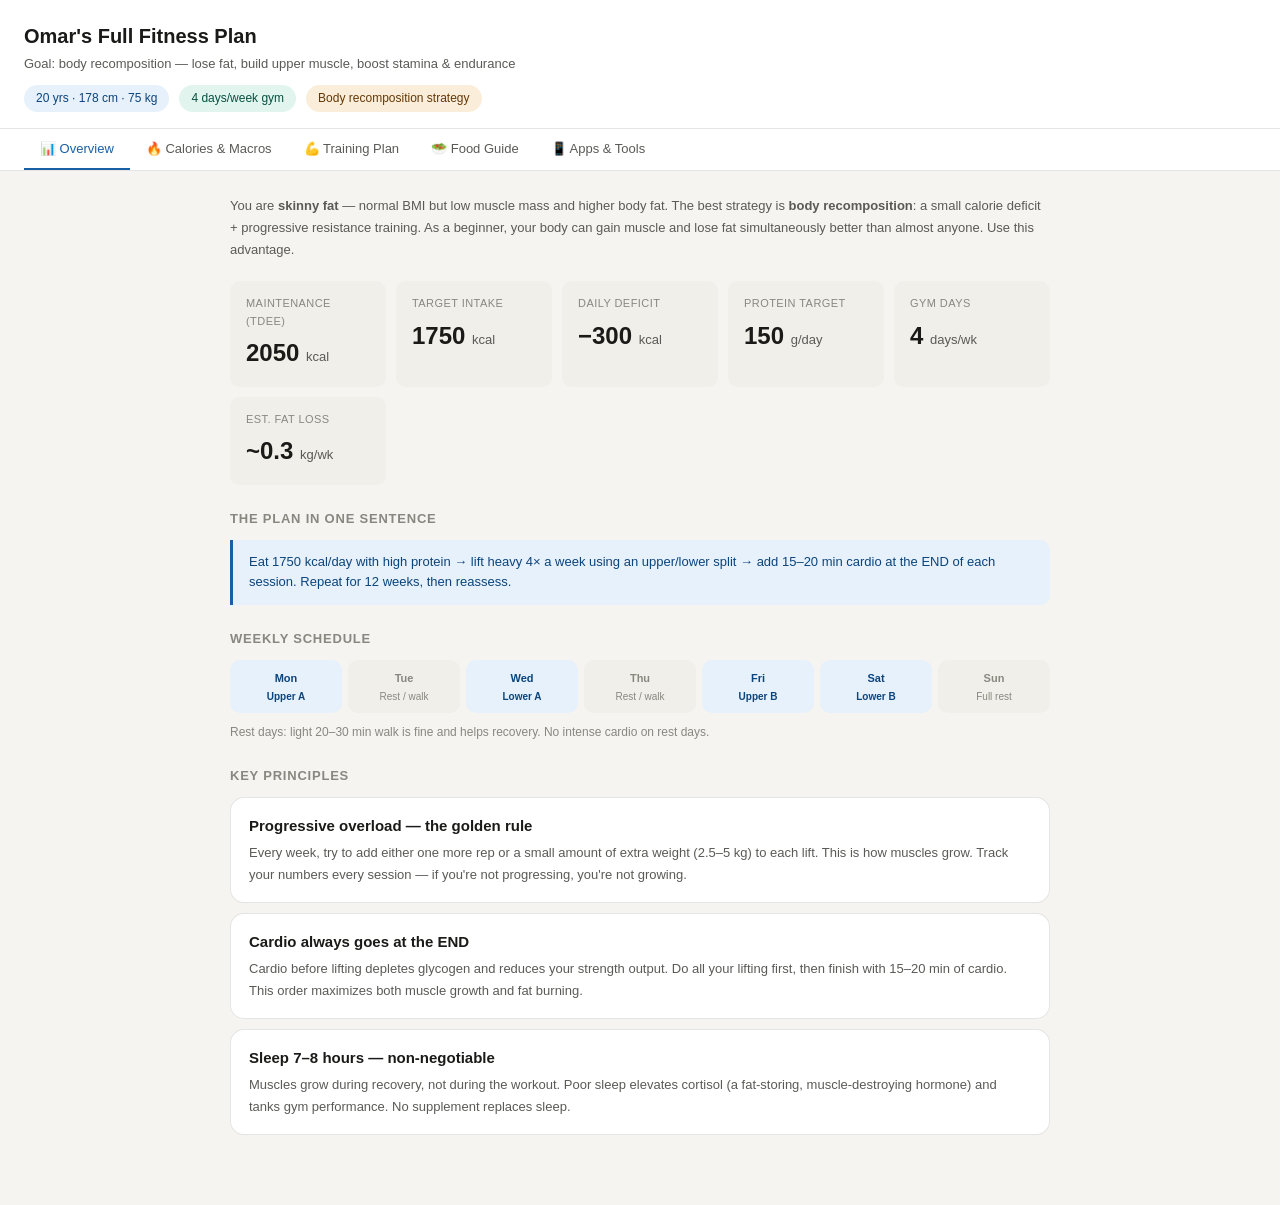
<file: omar_fitness_plan.html>
<!DOCTYPE html>
<html lang="en">
<head>
<meta charset="UTF-8">
<meta name="viewport" content="width=device-width, initial-scale=1.0">
<title>Omar's Full Fitness Plan</title>
<style>
  *, *::before, *::after { box-sizing: border-box; margin: 0; padding: 0; }

  :root {
    --bg: #f5f4f0;
    --surface: #ffffff;
    --surface2: #f0efe9;
    --border: rgba(0,0,0,0.1);
    --border2: rgba(0,0,0,0.18);
    --text: #1a1a18;
    --text2: #5a5a56;
    --text3: #888880;
    --blue: #185FA5;
    --blue-bg: #E6F1FB;
    --blue-text: #0C447C;
    --green: #0F6E56;
    --green-bg: #E1F5EE;
    --green-text: #085041;
    --amber: #BA7517;
    --amber-bg: #FAEEDA;
    --amber-text: #633806;
    --red: #A32D2D;
    --red-bg: #FCEBEB;
    --red-text: #791F1F;
    --radius: 10px;
    --radius-lg: 14px;
  }

  @media (prefers-color-scheme: dark) {
    :root {
      --bg: #1a1a18;
      --surface: #242420;
      --surface2: #2c2c28;
      --border: rgba(255,255,255,0.1);
      --border2: rgba(255,255,255,0.18);
      --text: #e8e6de;
      --text2: #a8a69e;
      --text3: #6a6860;
      --blue-bg: #0C2A4A;
      --blue-text: #85B7EB;
      --green-bg: #042C20;
      --green-text: #5DCAA5;
      --amber-bg: #3A2000;
      --amber-text: #FAC775;
      --red-bg: #2A0A0A;
      --red-text: #F09595;
    }
  }

  body {
    font-family: -apple-system, BlinkMacSystemFont, 'Segoe UI', sans-serif;
    background: var(--bg);
    color: var(--text);
    font-size: 15px;
    line-height: 1.6;
    min-height: 100vh;
  }

  /* HEADER */
  .header {
    background: var(--surface);
    border-bottom: 0.5px solid var(--border);
    padding: 20px 24px 16px;
    position: sticky;
    top: 0;
    z-index: 100;
  }
  .header h1 { font-size: 20px; font-weight: 600; margin-bottom: 2px; }
  .header p { font-size: 13px; color: var(--text2); }
  .header-meta { display: flex; gap: 10px; margin-top: 10px; flex-wrap: wrap; }
  .pill { display: inline-block; font-size: 12px; font-weight: 500; padding: 4px 12px; border-radius: 999px; }
  .pill-blue { background: var(--blue-bg); color: var(--blue-text); }
  .pill-green { background: var(--green-bg); color: var(--green-text); }
  .pill-amber { background: var(--amber-bg); color: var(--amber-text); }

  /* NAV TABS */
  .tab-nav { background: var(--surface); border-bottom: 0.5px solid var(--border); padding: 0 24px; display: flex; gap: 0; overflow-x: auto; }
  .tab-nav::-webkit-scrollbar { display: none; }
  .tab-btn { background: none; border: none; border-bottom: 2px solid transparent; padding: 12px 16px; font-size: 13px; font-weight: 500; color: var(--text2); cursor: pointer; white-space: nowrap; transition: all 0.15s; }
  .tab-btn:hover { color: var(--text); }
  .tab-btn.active { color: var(--blue); border-bottom-color: var(--blue); }

  /* LAYOUT */
  .main { max-width: 860px; margin: 0 auto; padding: 24px 20px 60px; }
  .panel { display: none; }
  .panel.active { display: block; }

  /* SECTION HEADING */
  .sec-head { font-size: 13px; font-weight: 600; color: var(--text3); text-transform: uppercase; letter-spacing: 0.06em; margin: 24px 0 10px; }

  /* CARD */
  .card { background: var(--surface); border: 0.5px solid var(--border); border-radius: var(--radius-lg); padding: 16px 18px; margin-bottom: 10px; }
  .card-title { font-size: 15px; font-weight: 600; margin-bottom: 4px; }
  .card-body { font-size: 13px; color: var(--text2); line-height: 1.7; }

  /* METRICS GRID */
  .metrics { display: grid; grid-template-columns: repeat(auto-fit, minmax(130px,1fr)); gap: 10px; margin-bottom: 20px; }
  .metric { background: var(--surface2); border-radius: var(--radius); padding: 14px 16px; }
  .metric-label { font-size: 11px; color: var(--text3); margin-bottom: 4px; font-weight: 500; text-transform: uppercase; letter-spacing: 0.04em; }
  .metric-val { font-size: 24px; font-weight: 600; color: var(--text); }
  .metric-unit { font-size: 13px; font-weight: 400; color: var(--text2); }

  /* SCHEDULE GRID */
  .schedule { display: grid; grid-template-columns: repeat(7, 1fr); gap: 6px; margin-bottom: 10px; }
  .sched-day { text-align: center; border-radius: var(--radius); padding: 10px 4px; font-size: 12px; }
  .sched-day.gym { background: var(--blue-bg); color: var(--blue-text); font-weight: 600; }
  .sched-day.rest { background: var(--surface2); color: var(--text3); }
  .sched-day .label { font-size: 11px; font-weight: 700; display: block; }
  .sched-day .sub { font-size: 10px; margin-top: 2px; display: block; line-height: 1.3; }

  /* INFO BOX */
  .info-box { background: var(--blue-bg); border-left: 3px solid var(--blue); border-radius: 0 var(--radius) var(--radius) 0; padding: 12px 16px; margin-bottom: 10px; font-size: 13px; color: var(--blue-text); line-height: 1.6; }
  .success-box { background: var(--green-bg); border-left: 3px solid var(--green); border-radius: 0 var(--radius) var(--radius) 0; padding: 12px 16px; margin-bottom: 10px; font-size: 13px; color: var(--green-text); line-height: 1.6; }

  /* MACRO BAR */
  .macro-row { display: grid; grid-template-columns: repeat(3,1fr); gap: 12px; margin-bottom: 14px; }
  .macro-cell .macro-label { font-size: 12px; color: var(--text3); margin-bottom: 2px; }
  .macro-cell .macro-val { font-size: 22px; font-weight: 600; }
  .macro-cell .macro-kcal { font-size: 11px; color: var(--text3); }
  .bar-wrap { height: 10px; border-radius: 99px; overflow: hidden; display: flex; margin: 10px 0 6px; }
  .bar-seg { height: 100%; }
  .bar-legend { display: flex; gap: 14px; font-size: 11px; color: var(--text2); }
  .leg-dot { width: 8px; height: 8px; border-radius: 50%; display: inline-block; margin-right: 4px; vertical-align: middle; }

  /* DAY TABS */
  .day-bar { display: flex; gap: 6px; flex-wrap: wrap; margin-bottom: 14px; }
  .day-btn { border: 0.5px solid var(--border2); border-radius: var(--radius); padding: 7px 14px; font-size: 13px; font-weight: 500; cursor: pointer; background: transparent; color: var(--text2); transition: all 0.15s; }
  .day-btn.active { background: var(--blue-bg); color: var(--blue-text); border-color: var(--blue); }
  .day-btn:hover:not(.active) { background: var(--surface2); }

  /* EXERCISE TABLE */
  .ex-wrap { overflow-x: auto; }
  table { width: 100%; border-collapse: collapse; font-size: 13px; }
  th { font-size: 11px; font-weight: 600; color: var(--text3); text-align: left; padding: 8px 10px; border-bottom: 0.5px solid var(--border); text-transform: uppercase; letter-spacing: 0.04em; }
  td { padding: 11px 10px; border-bottom: 0.5px solid var(--border); color: var(--text); vertical-align: top; }
  tr:last-child td { border-bottom: none; }
  .ex-name { font-weight: 600; font-size: 13px; }
  .yt-link { display: inline-block; font-size: 11px; color: var(--blue); text-decoration: none; margin-top: 3px; }
  .yt-link:hover { text-decoration: underline; }
  .cardio-row td { background: var(--amber-bg); }
  .cardio-name { font-weight: 600; font-size: 13px; color: var(--amber-text); }
  .cardio-note { font-size: 11px; color: var(--amber); margin-top: 3px; }

  /* FOOD GRID */
  .food-grid { display: grid; grid-template-columns: 1fr 1fr; gap: 12px; margin-bottom: 16px; }
  @media (max-width: 560px) { .food-grid { grid-template-columns: 1fr; } }
  .food-head { font-size: 13px; font-weight: 600; margin-bottom: 10px; }
  .food-item { display: flex; align-items: center; gap: 9px; font-size: 13px; padding: 6px 0; border-bottom: 0.5px solid var(--border); }
  .food-item:last-child { border-bottom: none; }
  .dot { width: 7px; height: 7px; border-radius: 50%; flex-shrink: 0; }
  .dot-green { background: #1D9E75; }
  .dot-red { background: #E24B4A; }

  /* RULES */
  .rule { display: flex; gap: 12px; align-items: flex-start; margin-bottom: 14px; }
  .rule-num { background: var(--blue-bg); color: var(--blue-text); font-size: 13px; font-weight: 700; border-radius: 999px; width: 26px; height: 26px; display: flex; align-items: center; justify-content: center; flex-shrink: 0; margin-top: 2px; }
  .rule-text { font-size: 13px; color: var(--text2); line-height: 1.7; }
  .rule-text strong { color: var(--text); font-weight: 600; }

  /* APP CARDS */
  .app-grid { display: grid; grid-template-columns: repeat(auto-fit, minmax(190px,1fr)); gap: 10px; margin-bottom: 20px; }
  .app-card { background: var(--surface); border: 0.5px solid var(--border); border-radius: var(--radius-lg); padding: 14px 16px; }
  .app-badge { font-size: 11px; font-weight: 600; padding: 3px 10px; border-radius: 999px; margin-bottom: 8px; display: inline-block; }
  .app-name { font-size: 14px; font-weight: 600; margin-bottom: 4px; }
  .app-desc { font-size: 12px; color: var(--text2); line-height: 1.5; margin-bottom: 8px; }
  .app-link { font-size: 12px; color: var(--blue); text-decoration: none; }
  .app-link:hover { text-decoration: underline; }

  /* LINK ROWS */
  .link-row { background: var(--surface); border: 0.5px solid var(--border); border-radius: var(--radius-lg); padding: 14px 16px; margin-bottom: 8px; display: flex; justify-content: space-between; align-items: center; flex-wrap: wrap; gap: 10px; }
  .link-row-name { font-size: 14px; font-weight: 600; margin-bottom: 2px; }
  .link-row-sub { font-size: 12px; color: var(--text2); }

  /* PRINT */
  @media print {
    .tab-nav, .day-bar { display: none; }
    .panel { display: block !important; }
    .day-panel { display: block !important; page-break-inside: avoid; }
    body { font-size: 12px; }
    .header { position: static; }
  }

  a { color: var(--blue); }
</style>
</head>
<body>

<div class="header">
  <h1>Omar's Full Fitness Plan</h1>
  <p>Goal: body recomposition — lose fat, build upper muscle, boost stamina &amp; endurance</p>
  <div class="header-meta">
    <span class="pill pill-blue">20 yrs · 178 cm · 75 kg</span>
    <span class="pill pill-green">4 days/week gym</span>
    <span class="pill pill-amber">Body recomposition strategy</span>
  </div>
</div>

<div class="tab-nav">
  <button class="tab-btn active" onclick="switchTab('overview')">📊 Overview</button>
  <button class="tab-btn" onclick="switchTab('calories')">🔥 Calories &amp; Macros</button>
  <button class="tab-btn" onclick="switchTab('training')">💪 Training Plan</button>
  <button class="tab-btn" onclick="switchTab('food')">🥗 Food Guide</button>
  <button class="tab-btn" onclick="switchTab('apps')">📱 Apps &amp; Tools</button>
</div>

<div class="main">

  <!-- ===== OVERVIEW ===== -->
  <div id="tab-overview" class="panel active">

    <p style="font-size:13px;color:var(--text2);margin-bottom:20px;line-height:1.7;">
      You are <strong>skinny fat</strong> — normal BMI but low muscle mass and higher body fat. The best strategy is <strong>body recomposition</strong>: a small calorie deficit + progressive resistance training. As a beginner, your body can gain muscle and lose fat simultaneously better than almost anyone. Use this advantage.
    </p>

    <div class="metrics">
      <div class="metric"><div class="metric-label">Maintenance (TDEE)</div><div class="metric-val">2050 <span class="metric-unit">kcal</span></div></div>
      <div class="metric"><div class="metric-label">Target intake</div><div class="metric-val">1750 <span class="metric-unit">kcal</span></div></div>
      <div class="metric"><div class="metric-label">Daily deficit</div><div class="metric-val">−300 <span class="metric-unit">kcal</span></div></div>
      <div class="metric"><div class="metric-label">Protein target</div><div class="metric-val">150 <span class="metric-unit">g/day</span></div></div>
      <div class="metric"><div class="metric-label">Gym days</div><div class="metric-val">4 <span class="metric-unit">days/wk</span></div></div>
      <div class="metric"><div class="metric-label">Est. fat loss</div><div class="metric-val">~0.3 <span class="metric-unit">kg/wk</span></div></div>
    </div>

    <div class="sec-head">The plan in one sentence</div>
    <div class="info-box">
      Eat 1750 kcal/day with high protein → lift heavy 4× a week using an upper/lower split → add 15–20 min cardio at the END of each session. Repeat for 12 weeks, then reassess.
    </div>

    <div class="sec-head">Weekly schedule</div>
    <div class="schedule">
      <div class="sched-day gym"><span class="label">Mon</span><span class="sub">Upper A</span></div>
      <div class="sched-day rest"><span class="label">Tue</span><span class="sub">Rest / walk</span></div>
      <div class="sched-day gym"><span class="label">Wed</span><span class="sub">Lower A</span></div>
      <div class="sched-day rest"><span class="label">Thu</span><span class="sub">Rest / walk</span></div>
      <div class="sched-day gym"><span class="label">Fri</span><span class="sub">Upper B</span></div>
      <div class="sched-day gym"><span class="label">Sat</span><span class="sub">Lower B</span></div>
      <div class="sched-day rest"><span class="label">Sun</span><span class="sub">Full rest</span></div>
    </div>
    <p style="font-size:12px;color:var(--text3);margin-top:6px;">Rest days: light 20–30 min walk is fine and helps recovery. No intense cardio on rest days.</p>

    <div class="sec-head">Key principles</div>
    <div class="card">
      <div class="card-title">Progressive overload — the golden rule</div>
      <div class="card-body" style="margin-top:4px;">Every week, try to add either one more rep or a small amount of extra weight (2.5–5 kg) to each lift. This is how muscles grow. Track your numbers every session — if you're not progressing, you're not growing.</div>
    </div>
    <div class="card">
      <div class="card-title">Cardio always goes at the END</div>
      <div class="card-body" style="margin-top:4px;">Cardio before lifting depletes glycogen and reduces your strength output. Do all your lifting first, then finish with 15–20 min of cardio. This order maximizes both muscle growth and fat burning.</div>
    </div>
    <div class="card">
      <div class="card-title">Sleep 7–8 hours — non-negotiable</div>
      <div class="card-body" style="margin-top:4px;">Muscles grow during recovery, not during the workout. Poor sleep elevates cortisol (a fat-storing, muscle-destroying hormone) and tanks gym performance. No supplement replaces sleep.</div>
    </div>

  </div>

  <!-- ===== CALORIES ===== -->
  <div id="tab-calories" class="panel">

    <div class="sec-head">Your calorie targets</div>
    <div class="metrics">
      <div class="metric"><div class="metric-label">Maintenance (TDEE)</div><div class="metric-val">2050 <span class="metric-unit">kcal</span></div></div>
      <div class="metric"><div class="metric-label">Your daily target</div><div class="metric-val">1750 <span class="metric-unit">kcal</span></div></div>
      <div class="metric"><div class="metric-label">Weekly deficit</div><div class="metric-val">2100 <span class="metric-unit">kcal</span></div></div>
      <div class="metric"><div class="metric-label">Est. fat loss/week</div><div class="metric-val">~0.3 <span class="metric-unit">kg</span></div></div>
    </div>

    <div class="info-box">
      A –300 kcal deficit is "mild" on purpose. You want to lose fat slowly while keeping energy high for lifting and muscle growth. Aggressive cutting (–500 or more) kills muscle gains and gym performance, especially for beginners.
    </div>

    <div class="sec-head">Daily macro targets (at 1750 kcal)</div>
    <div class="card">
      <div class="macro-row">
        <div class="macro-cell">
          <div class="macro-label">Protein</div>
          <div class="macro-val" style="color:#0F6E56;">150g</div>
          <div class="macro-kcal">600 kcal · 34%</div>
        </div>
        <div class="macro-cell">
          <div class="macro-label">Carbohydrates</div>
          <div class="macro-val" style="color:#185FA5;">160g</div>
          <div class="macro-kcal">640 kcal · 37%</div>
        </div>
        <div class="macro-cell">
          <div class="macro-label">Fats</div>
          <div class="macro-val" style="color:#BA7517;">57g</div>
          <div class="macro-kcal">510 kcal · 29%</div>
        </div>
      </div>
      <div class="bar-wrap">
        <div class="bar-seg" style="width:34%;background:#1D9E75;"></div>
        <div class="bar-seg" style="width:37%;background:#378ADD;"></div>
        <div class="bar-seg" style="width:29%;background:#EF9F27;"></div>
      </div>
      <div class="bar-legend">
        <span><span class="leg-dot" style="background:#1D9E75;"></span>Protein (34%)</span>
        <span><span class="leg-dot" style="background:#378ADD;"></span>Carbs (37%)</span>
        <span><span class="leg-dot" style="background:#EF9F27;"></span>Fats (29%)</span>
      </div>
    </div>

    <div class="sec-head">Why protein is your #1 priority</div>
    <div class="card-body" style="font-size:13px;line-height:1.7;margin-bottom:20px;">
      At 75 kg, you need <strong>~2g protein per kg = 150g daily</strong>. This is the single most important number. Protein preserves and builds muscle while you're in a calorie deficit. Without enough protein you'll lose weight, but it'll be muscle, not fat — leaving you weaker and still soft. Spread your protein across <strong>3–4 meals</strong> (35–40g each) for best absorption.
    </div>

    <div class="sec-head">Sample protein sources to hit 150g/day</div>
    <div class="card">
      <div style="display:grid;grid-template-columns:repeat(auto-fit,minmax(160px,1fr));gap:10px;font-size:13px;">
        <div style="padding:8px;background:var(--surface2);border-radius:8px;"><strong>Chicken breast (200g)</strong><br><span style="color:var(--text2);">≈ 46g protein</span></div>
        <div style="padding:8px;background:var(--surface2);border-radius:8px;"><strong>2 whole eggs + 3 whites</strong><br><span style="color:var(--text2);">≈ 24g protein</span></div>
        <div style="padding:8px;background:var(--surface2);border-radius:8px;"><strong>Canned tuna (185g)</strong><br><span style="color:var(--text2);">≈ 40g protein</span></div>
        <div style="padding:8px;background:var(--surface2);border-radius:8px;"><strong>Greek yogurt (200g)</strong><br><span style="color:var(--text2);">≈ 20g protein</span></div>
        <div style="padding:8px;background:var(--surface2);border-radius:8px;"><strong>Lentils cooked (200g)</strong><br><span style="color:var(--text2);">≈ 18g protein</span></div>
        <div style="padding:8px;background:var(--surface2);border-radius:8px;"><strong>Whey protein shake</strong><br><span style="color:var(--text2);">≈ 25g protein</span></div>
      </div>
    </div>

    <div class="sec-head">TDEE calculators — verify your numbers</div>
    <div class="link-row">
      <div><div class="link-row-name">TDEE Calculator</div><div class="link-row-sub">Most accurate — shows all activity levels + macro split</div></div>
      <a href="https://tdeecalculator.net" target="_blank" class="pill pill-blue">tdeecalculator.net ↗</a>
    </div>
    <div class="link-row">
      <div><div class="link-row-name">Calculator.net Calorie Calculator</div><div class="link-row-sub">Clean, detailed — BMR + TDEE with activity multiplier</div></div>
      <a href="https://www.calculator.net/calorie-calculator.html" target="_blank" class="pill pill-blue">calculator.net ↗</a>
    </div>
    <div class="link-row">
      <div><div class="link-row-name">IIFYM Macro Calculator</div><div class="link-row-sub">"If It Fits Your Macros" — exact macro targets for your goal</div></div>
      <a href="https://www.iifym.com/iifym-calculator/" target="_blank" class="pill pill-blue">iifym.com ↗</a>
    </div>
    <div class="link-row">
      <div><div class="link-row-name">Healthy Eater Macro Calculator</div><div class="link-row-sub">Simple, beginner-friendly interface</div></div>
      <a href="https://healthyeater.com/flexible-dieting-calculator" target="_blank" class="pill pill-blue">healthyeater.com ↗</a>
    </div>
    <p style="font-size:12px;color:var(--text3);margin-top:10px;">For activity level in these calculators: select "lightly active" now. After 4 consistent weeks of training, bump it to "moderately active".</p>

  </div>

  <!-- ===== TRAINING ===== -->
  <div id="tab-training" class="panel">

    <div class="card" style="margin-bottom:16px;">
      <div class="card-title">Program: 4-Day Upper / Lower Split (Hypertrophy + Strength)</div>
      <div class="card-body" style="margin-top:4px;">The most evidence-backed beginner program for body recomposition. You hit every major muscle group twice per week — optimal for muscle growth. All machines used are standard and found in virtually every gym. Cardio goes at the END of every session, never the start.</div>
    </div>

    <div class="day-bar">
      <button class="day-btn active" onclick="switchDay('mon', this)">Mon — Upper A</button>
      <button class="day-btn" onclick="switchDay('wed', this)">Wed — Lower A</button>
      <button class="day-btn" onclick="switchDay('fri', this)">Fri — Upper B</button>
      <button class="day-btn" onclick="switchDay('sat', this)">Sat — Lower B</button>
    </div>

    <!-- MON -->
    <div id="day-mon" class="day-panel">
      <p style="font-size:13px;color:var(--text2);margin-bottom:12px;">Focus: <strong>Chest + Back + Biceps</strong> &nbsp;·&nbsp; ~55–65 min total including cardio</p>
      <div class="ex-wrap">
      <table>
        <tr><th>#</th><th>Exercise</th><th>Sets × Reps</th><th>Rest</th></tr>
        <tr>
          <td style="font-weight:600;color:var(--text3);">1</td>
          <td><div class="ex-name">Barbell Bench Press</div><a class="yt-link" href="https://www.youtube.com/watch?v=4Y2ZdHCOXok" target="_blank">▶ Watch tutorial on YouTube</a></td>
          <td>4 × 8–10</td><td>90 sec</td>
        </tr>
        <tr>
          <td style="font-weight:600;color:var(--text3);">2</td>
          <td><div class="ex-name">Lat Pulldown (cable machine)</div><a class="yt-link" href="https://www.youtube.com/watch?v=SALxEARiMkw" target="_blank">▶ Watch tutorial on YouTube</a></td>
          <td>4 × 10–12</td><td>90 sec</td>
        </tr>
        <tr>
          <td style="font-weight:600;color:var(--text3);">3</td>
          <td><div class="ex-name">Incline Dumbbell Press</div><a class="yt-link" href="https://www.youtube.com/watch?v=8iPEnn-ltC8" target="_blank">▶ Watch tutorial on YouTube</a></td>
          <td>3 × 10–12</td><td>75 sec</td>
        </tr>
        <tr>
          <td style="font-weight:600;color:var(--text3);">4</td>
          <td><div class="ex-name">Seated Cable Row</div><a class="yt-link" href="https://www.youtube.com/watch?v=GZbfZ033f74" target="_blank">▶ Watch tutorial on YouTube</a></td>
          <td>3 × 10–12</td><td>75 sec</td>
        </tr>
        <tr>
          <td style="font-weight:600;color:var(--text3);">5</td>
          <td><div class="ex-name">Dumbbell Bicep Curl</div><a class="yt-link" href="https://www.youtube.com/watch?v=ykJmrZ5v0Oo" target="_blank">▶ Watch tutorial on YouTube</a></td>
          <td>3 × 12–15</td><td>60 sec</td>
        </tr>
        <tr class="cardio-row">
          <td style="font-weight:600;">🏃</td>
          <td><div class="cardio-name">CARDIO — Incline Treadmill Walk or Elliptical (LISS)</div><div class="cardio-note">Keep heart rate at 60–70% max HR. Pace = you can still hold a conversation.</div></td>
          <td colspan="2" style="color:var(--amber-text);font-weight:500;">15–20 min</td>
        </tr>
      </table>
      </div>
    </div>

    <!-- WED -->
    <div id="day-wed" class="day-panel" style="display:none;">
      <p style="font-size:13px;color:var(--text2);margin-bottom:12px;">Focus: <strong>Quads + Hamstrings + Glutes + Calves</strong> &nbsp;·&nbsp; ~55–65 min total including cardio</p>
      <div class="ex-wrap">
      <table>
        <tr><th>#</th><th>Exercise</th><th>Sets × Reps</th><th>Rest</th></tr>
        <tr>
          <td style="font-weight:600;color:var(--text3);">1</td>
          <td><div class="ex-name">Barbell Back Squat</div><a class="yt-link" href="https://www.youtube.com/watch?v=ultWZbUMPL8" target="_blank">▶ Watch tutorial on YouTube</a></td>
          <td>4 × 8–10</td><td>2 min</td>
        </tr>
        <tr>
          <td style="font-weight:600;color:var(--text3);">2</td>
          <td><div class="ex-name">Romanian Deadlift (RDL)</div><a class="yt-link" href="https://www.youtube.com/watch?v=JCXUYuzwNrM" target="_blank">▶ Watch tutorial on YouTube</a></td>
          <td>3 × 10–12</td><td>90 sec</td>
        </tr>
        <tr>
          <td style="font-weight:600;color:var(--text3);">3</td>
          <td><div class="ex-name">Leg Press (machine)</div><a class="yt-link" href="https://www.youtube.com/watch?v=IZxyjW7MPJQ" target="_blank">▶ Watch tutorial on YouTube</a></td>
          <td>3 × 12</td><td>90 sec</td>
        </tr>
        <tr>
          <td style="font-weight:600;color:var(--text3);">4</td>
          <td><div class="ex-name">Leg Curl (machine)</div><a class="yt-link" href="https://www.youtube.com/watch?v=s-MtznN7WQE" target="_blank">▶ Watch tutorial on YouTube</a></td>
          <td>3 × 12–15</td><td>60 sec</td>
        </tr>
        <tr>
          <td style="font-weight:600;color:var(--text3);">5</td>
          <td><div class="ex-name">Standing Calf Raises</div><a class="yt-link" href="https://www.youtube.com/watch?v=-M4-G8p1fCI" target="_blank">▶ Watch tutorial on YouTube</a></td>
          <td>3 × 15–20</td><td>60 sec</td>
        </tr>
        <tr class="cardio-row">
          <td style="font-weight:600;">🏃</td>
          <td><div class="cardio-name">CARDIO — Treadmill or Bike Sprints (HIIT)</div><div class="cardio-note">20 sec sprint, 40 sec slow. Best for building stamina and burning fat efficiently.</div></td>
          <td colspan="2" style="color:var(--amber-text);font-weight:500;">15 min</td>
        </tr>
      </table>
      </div>
    </div>

    <!-- FRI -->
    <div id="day-fri" class="day-panel" style="display:none;">
      <p style="font-size:13px;color:var(--text2);margin-bottom:12px;">Focus: <strong>Shoulders + Triceps + Upper Back</strong> &nbsp;·&nbsp; ~55–65 min total including cardio</p>
      <div class="ex-wrap">
      <table>
        <tr><th>#</th><th>Exercise</th><th>Sets × Reps</th><th>Rest</th></tr>
        <tr>
          <td style="font-weight:600;color:var(--text3);">1</td>
          <td><div class="ex-name">Overhead Barbell Press (OHP)</div><a class="yt-link" href="https://www.youtube.com/watch?v=2yjwXTZQDDI" target="_blank">▶ Watch tutorial on YouTube</a></td>
          <td>4 × 8–10</td><td>90 sec</td>
        </tr>
        <tr>
          <td style="font-weight:600;color:var(--text3);">2</td>
          <td><div class="ex-name">Chest-Supported / Seated Cable Row</div><a class="yt-link" href="https://www.youtube.com/watch?v=GZbfZ033f74" target="_blank">▶ Watch tutorial on YouTube</a></td>
          <td>4 × 10–12</td><td>90 sec</td>
        </tr>
        <tr>
          <td style="font-weight:600;color:var(--text3);">3</td>
          <td><div class="ex-name">Dumbbell Lateral Raise</div><a class="yt-link" href="https://www.youtube.com/watch?v=3VcKaXpzqRo" target="_blank">▶ Watch tutorial on YouTube</a></td>
          <td>3 × 15</td><td>60 sec</td>
        </tr>
        <tr>
          <td style="font-weight:600;color:var(--text3);">4</td>
          <td><div class="ex-name">Tricep Pushdown (cable machine)</div><a class="yt-link" href="https://www.youtube.com/watch?v=6Fzep104f0s" target="_blank">▶ Watch tutorial on YouTube</a></td>
          <td>3 × 12–15</td><td>60 sec</td>
        </tr>
        <tr>
          <td style="font-weight:600;color:var(--text3);">5</td>
          <td><div class="ex-name">Face Pull (cable machine)</div><a class="yt-link" href="https://www.youtube.com/watch?v=rep-qVOkqgk" target="_blank">▶ Watch tutorial on YouTube</a></td>
          <td>3 × 15</td><td>60 sec</td>
        </tr>
        <tr class="cardio-row">
          <td style="font-weight:600;">🏃</td>
          <td><div class="cardio-name">CARDIO — Incline Treadmill Walk (LISS)</div><div class="cardio-note">Zone 2 heart rate. Builds aerobic base, burns fat, without taxing recovery.</div></td>
          <td colspan="2" style="color:var(--amber-text);font-weight:500;">15–20 min</td>
        </tr>
      </table>
      </div>
    </div>

    <!-- SAT -->
    <div id="day-sat" class="day-panel" style="display:none;">
      <p style="font-size:13px;color:var(--text2);margin-bottom:12px;">Focus: <strong>Deadlift + Quads + Hamstrings</strong> (power emphasis) &nbsp;·&nbsp; ~55–65 min total</p>
      <div class="ex-wrap">
      <table>
        <tr><th>#</th><th>Exercise</th><th>Sets × Reps</th><th>Rest</th></tr>
        <tr>
          <td style="font-weight:600;color:var(--text3);">1</td>
          <td><div class="ex-name">Conventional Deadlift</div><a class="yt-link" href="https://www.youtube.com/watch?v=op9kVnSso6Q" target="_blank">▶ Watch tutorial on YouTube</a></td>
          <td>4 × 5–6</td><td>2–3 min</td>
        </tr>
        <tr>
          <td style="font-weight:600;color:var(--text3);">2</td>
          <td><div class="ex-name">Goblet Squat (dumbbell) or Hack Squat</div><a class="yt-link" href="https://www.youtube.com/watch?v=DbFgADa2PL8" target="_blank">▶ Watch tutorial on YouTube</a></td>
          <td>3 × 10–12</td><td>90 sec</td>
        </tr>
        <tr>
          <td style="font-weight:600;color:var(--text3);">3</td>
          <td><div class="ex-name">Walking Lunges (dumbbells)</div><a class="yt-link" href="https://www.youtube.com/watch?v=L8fvypPrzzs" target="_blank">▶ Watch tutorial on YouTube</a></td>
          <td>3 × 12 each leg</td><td>75 sec</td>
        </tr>
        <tr>
          <td style="font-weight:600;color:var(--text3);">4</td>
          <td><div class="ex-name">Leg Extension (machine)</div><a class="yt-link" href="https://www.youtube.com/watch?v=YyvSfVjQeL0" target="_blank">▶ Watch tutorial on YouTube</a></td>
          <td>3 × 15</td><td>60 sec</td>
        </tr>
        <tr>
          <td style="font-weight:600;color:var(--text3);">5</td>
          <td><div class="ex-name">Plank Hold</div></td>
          <td>3 × 30–45 sec</td><td>60 sec</td>
        </tr>
        <tr class="cardio-row">
          <td style="font-weight:600;">🏃</td>
          <td><div class="cardio-name">CARDIO — Rowing Machine or Stationary Bike (HIIT)</div><div class="cardio-note">30 sec hard, 60 sec easy. Great for endurance and fat burn post-leg day.</div></td>
          <td colspan="2" style="color:var(--amber-text);font-weight:500;">15 min</td>
        </tr>
      </table>
      </div>
    </div>

    <div class="success-box" style="margin-top:16px;">
      <strong>Progressive overload rule:</strong> Every week, try to add 1 more rep or 2.5–5 kg more weight to each lift. Write it down every session. No log = no progress tracking = no gains.
    </div>

  </div>

  <!-- ===== FOOD GUIDE ===== -->
  <div id="tab-food" class="panel">

    <div class="food-grid">
      <div class="card">
        <div class="food-head" style="color:var(--green-text);">✅ Eat more of these</div>
        <div class="food-item"><span class="dot dot-green"></span>Chicken breast / turkey</div>
        <div class="food-item"><span class="dot dot-green"></span>Eggs &amp; egg whites</div>
        <div class="food-item"><span class="dot dot-green"></span>Tuna / sardines / salmon</div>
        <div class="food-item"><span class="dot dot-green"></span>Greek yogurt (low fat)</div>
        <div class="food-item"><span class="dot dot-green"></span>Cottage cheese</div>
        <div class="food-item"><span class="dot dot-green"></span>Lentils &amp; beans (ful, ads)</div>
        <div class="food-item"><span class="dot dot-green"></span>Rice, oats, sweet potato</div>
        <div class="food-item"><span class="dot dot-green"></span>All vegetables</div>
        <div class="food-item"><span class="dot dot-green"></span>Fruits (moderate portions)</div>
        <div class="food-item"><span class="dot dot-green"></span>Olive oil (in moderation)</div>
        <div class="food-item"><span class="dot dot-green"></span>Nuts — small handful/day</div>
        <div class="food-item"><span class="dot dot-green"></span>Whole wheat bread/pasta</div>
      </div>
      <div class="card">
        <div class="food-head" style="color:var(--red-text);">❌ Minimize or avoid</div>
        <div class="food-item"><span class="dot dot-red"></span>Fast food (burgers, fries)</div>
        <div class="food-item"><span class="dot dot-red"></span>Chips &amp; packaged snacks</div>
        <div class="food-item"><span class="dot dot-red"></span>Sugary drinks (Pepsi, juice)</div>
        <div class="food-item"><span class="dot dot-red"></span>Deep-fried foods</div>
        <div class="food-item"><span class="dot dot-red"></span>Pastries, cake, biscuits</div>
        <div class="food-item"><span class="dot dot-red"></span>Processed meats (sausage)</div>
        <div class="food-item"><span class="dot dot-red"></span>High-sugar cereals</div>
        <div class="food-item"><span class="dot dot-red"></span>Excessive added oils</div>
        <div class="food-item"><span class="dot dot-red"></span>Alcohol</div>
        <div class="food-item"><span class="dot dot-red"></span>Ice cream / heavy sweets</div>
        <div class="food-item"><span class="dot dot-red"></span>High-fat sauces / mayo</div>
        <div class="food-item"><span class="dot dot-red"></span>White bread in excess</div>
      </div>
    </div>

    <div class="sec-head">3 simple eating rules</div>
    <div class="card">
      <div class="rule">
        <div class="rule-num">1</div>
        <div class="rule-text"><strong>Protein first, every meal.</strong> Before thinking about anything else on your plate, make sure there's a protein source. Chicken, eggs, tuna, lentils — doesn't matter. Target 35–40g per meal across 4 meals.</div>
      </div>
      <div class="rule">
        <div class="rule-num">2</div>
        <div class="rule-text"><strong>Time your carbs around workouts.</strong> Eat more carbs (rice, oats, bread) in the meal before and after training. Eat fewer on rest days. This maximizes energy during lifts and uses carbs productively.</div>
      </div>
      <div class="rule" style="margin-bottom:0;">
        <div class="rule-num">3</div>
        <div class="rule-text"><strong>Don't over-restrict.</strong> This is a lifestyle change, not a crash diet. Aim for 80–90% clean eating. One bad meal won't ruin your progress — skipping gym days and eating junk consistently will.</div>
      </div>
    </div>

    <div class="sec-head">Hydration</div>
    <div class="card-body" style="font-size:13px;line-height:1.7;margin-bottom:20px;">
      Drink <strong>at least 2.5–3 litres of water per day</strong>. More on training days. Dehydration tanks gym performance and is often mistaken for hunger. Plain water, black coffee, and unsweetened tea all count.
    </div>

    <div class="sec-head">Supplements worth considering (optional)</div>
    <div style="display:grid;grid-template-columns:repeat(auto-fit,minmax(180px,1fr));gap:10px;">
      <div class="card"><div class="card-title">Creatine Monohydrate</div><div class="card-body" style="margin-top:4px;">5g/day, most studied supplement. Increases strength and muscle volume. Cheap and safe.</div></div>
      <div class="card"><div class="card-title">Whey Protein</div><div class="card-body" style="margin-top:4px;">Only if you struggle to hit 150g/day from food. Not magic — just convenient protein.</div></div>
      <div class="card"><div class="card-title">Vitamin D3</div><div class="card-body" style="margin-top:4px;">Most Egyptians are deficient. Impacts energy, muscle function, and mood. Worth testing.</div></div>
    </div>

  </div>

  <!-- ===== APPS ===== -->
  <div id="tab-apps" class="panel">

    <div class="sec-head">Calorie &amp; macro tracking apps</div>
    <div class="app-grid">
      <div class="app-card">
        <span class="app-badge" style="background:var(--green-bg);color:var(--green-text);">Best overall</span>
        <div class="app-name">MyFitnessPal</div>
        <div class="app-desc">20M+ food items, barcode scanner, macro tracking. The most popular worldwide. Free tier works well.</div>
        <a class="app-link" href="https://www.myfitnesspal.com" target="_blank">myfitnesspal.com ↗</a>
      </div>
      <div class="app-card">
        <span class="app-badge" style="background:var(--blue-bg);color:var(--blue-text);">Best free</span>
        <div class="app-name">MyNetDiary</div>
        <div class="app-desc">Free barcode scanning (no paywall unlike MFP), no ads, very fast logging. Underrated gem.</div>
        <a class="app-link" href="https://www.mynetdiary.com" target="_blank">mynetdiary.com ↗</a>
      </div>
      <div class="app-card">
        <span class="app-badge" style="background:var(--amber-bg);color:var(--amber-text);">Most detailed</span>
        <div class="app-name">Cronometer</div>
        <div class="app-desc">Tracks 84 micronutrients, vitamins &amp; minerals. Best for deep insight into diet quality.</div>
        <a class="app-link" href="https://cronometer.com" target="_blank">cronometer.com ↗</a>
      </div>
      <div class="app-card">
        <span class="app-badge" style="background:var(--blue-bg);color:var(--blue-text);">Science-based</span>
        <div class="app-name">MacroFactor</div>
        <div class="app-desc">Adaptive algorithm adjusts calorie targets based on your actual weight trend. Best for serious recomping.</div>
        <a class="app-link" href="https://macrofactorapp.com" target="_blank">macrofactorapp.com ↗</a>
      </div>
    </div>

    <div class="sec-head">TDEE &amp; macro calculator websites</div>
    <div class="link-row">
      <div><div class="link-row-name">TDEE Calculator</div><div class="link-row-sub">Most detailed — all activity levels + macro split breakdown</div></div>
      <a href="https://tdeecalculator.net" target="_blank" class="pill pill-blue">tdeecalculator.net ↗</a>
    </div>
    <div class="link-row">
      <div><div class="link-row-name">IIFYM Macro Calculator</div><div class="link-row-sub">Exact macro targets based on your body and goal</div></div>
      <a href="https://www.iifym.com/iifym-calculator/" target="_blank" class="pill pill-blue">iifym.com ↗</a>
    </div>
    <div class="link-row">
      <div><div class="link-row-name">Calculator.net Calorie Calculator</div><div class="link-row-sub">Clean and detailed — BMR + TDEE + activity multiplier</div></div>
      <a href="https://www.calculator.net/calorie-calculator.html" target="_blank" class="pill pill-blue">calculator.net ↗</a>
    </div>
    <div class="link-row">
      <div><div class="link-row-name">Healthy Eater Macro Calculator</div><div class="link-row-sub">Simple, beginner-friendly interface</div></div>
      <a href="https://healthyeater.com/flexible-dieting-calculator" target="_blank" class="pill pill-blue">healthyeater.com ↗</a>
    </div>

    <div class="sec-head">Workout tracking apps</div>
    <div class="app-grid">
      <div class="app-card">
        <span class="app-badge" style="background:var(--green-bg);color:var(--green-text);">Recommended</span>
        <div class="app-name">Hevy</div>
        <div class="app-desc">Free workout log with progressive overload tracking. Shows your lifts trending over time. Very clean UI.</div>
        <a class="app-link" href="https://www.hevyapp.com" target="_blank">hevyapp.com ↗</a>
      </div>
      <div class="app-card">
        <span class="app-badge" style="background:var(--blue-bg);color:var(--blue-text);">Popular</span>
        <div class="app-name">Strong App</div>
        <div class="app-desc">Simple gym log — tracks sets, reps, weight per exercise. Shows personal records clearly.</div>
        <a class="app-link" href="https://www.strong.app" target="_blank">strong.app ↗</a>
      </div>
    </div>

    <div class="sec-head">YouTube channels to learn from</div>
    <div style="display:grid;grid-template-columns:repeat(auto-fit,minmax(200px,1fr));gap:10px;">
      <div class="card"><div class="card-title">Jeff Nippard</div><div class="card-body" style="margin-top:4px;">Science-based tutorials for every major lift. Best form videos on YouTube.</div><a class="app-link" href="https://www.youtube.com/@JeffNippard" target="_blank">@JeffNippard ↗</a></div>
      <div class="card"><div class="card-title">Renaissance Periodization</div><div class="card-body" style="margin-top:4px;">Dr. Mike Israetel — deep dives into training science and muscle hypertrophy.</div><a class="app-link" href="https://www.youtube.com/@RenaissancePeriodization" target="_blank">@RenaissancePeriodization ↗</a></div>
      <div class="card"><div class="card-title">Alan Thrall</div><div class="card-body" style="margin-top:4px;">Best beginner tutorials for squat, deadlift, and bench press form.</div><a class="app-link" href="https://www.youtube.com/@UntamedStrength" target="_blank">@UntamedStrength ↗</a></div>
      <div class="card"><div class="card-title">Athlean-X</div><div class="card-body" style="margin-top:4px;">Jeff Cavaliere — sports science approach. Great for understanding the "why" behind exercises.</div><a class="app-link" href="https://www.youtube.com/@athleanx" target="_blank">@athleanx ↗</a></div>
    </div>

  </div>

</div><!-- /main -->

<script>
function switchTab(name) {
  document.querySelectorAll('.tab-btn').forEach(b => b.classList.remove('active'));
  const btns = document.querySelectorAll('.tab-btn');
  const names = ['overview','calories','training','food','apps'];
  btns[names.indexOf(name)].classList.add('active');
  document.querySelectorAll('.panel').forEach(p => p.classList.remove('active'));
  document.getElementById('tab-' + name).classList.add('active');
}

function switchDay(day, btn) {
  document.querySelectorAll('.day-btn').forEach(b => b.classList.remove('active'));
  btn.classList.add('active');
  document.querySelectorAll('.day-panel').forEach(p => p.style.display = 'none');
  document.getElementById('day-' + day).style.display = 'block';
}
</script>

</body>
</html>
</file>
